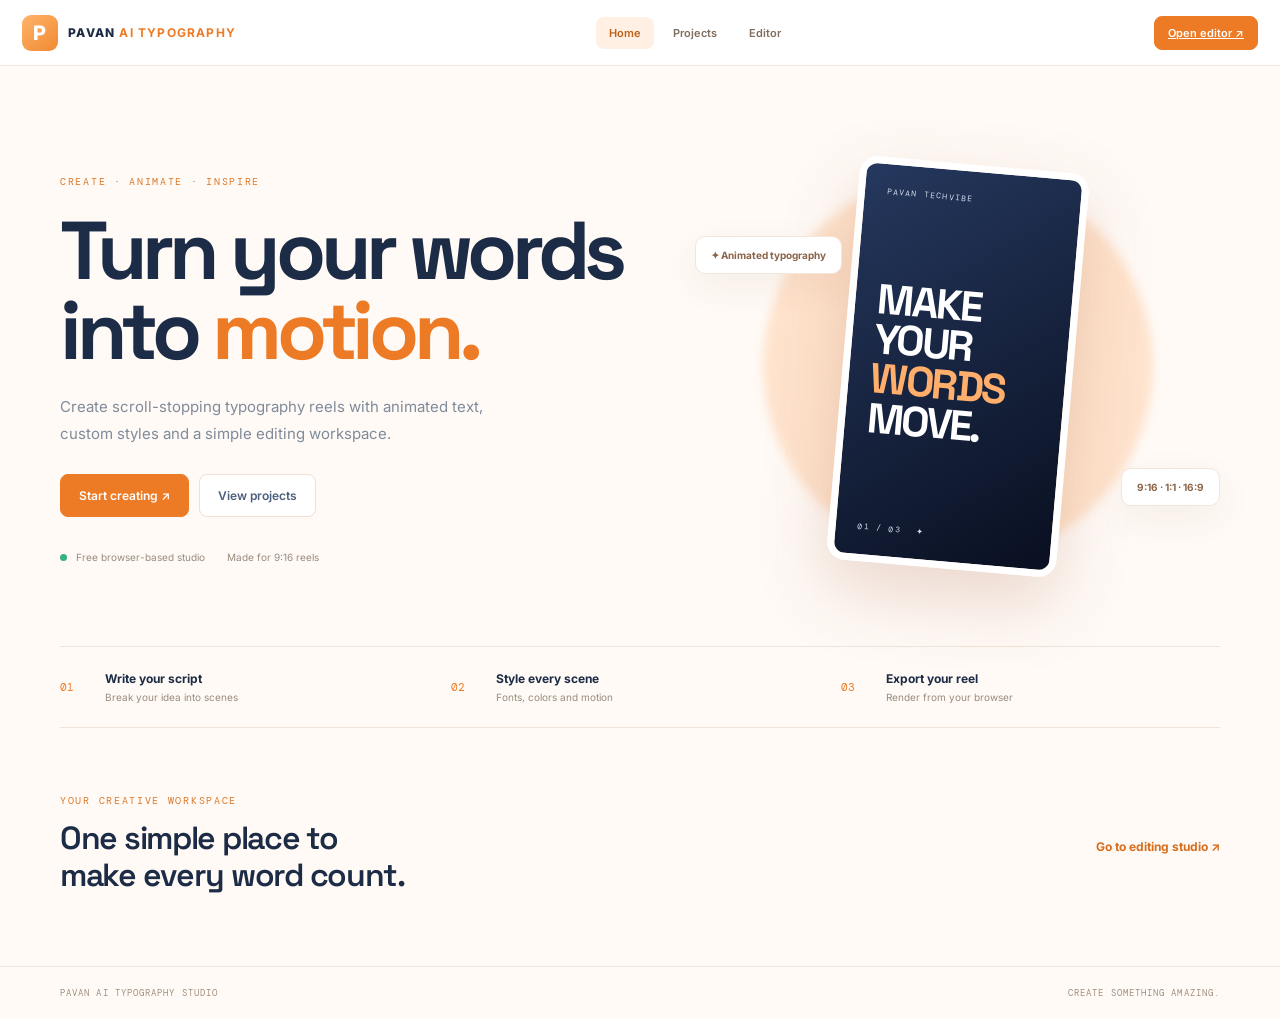
<file: index.html>
<!doctype html>
<html lang="en"><head><meta charset="UTF-8"><meta name="viewport" content="width=device-width,initial-scale=1"><meta name="theme-color" content="#fffaf6"><title>Pavan AI Typography Studio</title><link rel="preconnect" href="https://fonts.googleapis.com"><link href="https://fonts.googleapis.com/css2?family=DM+Mono&family=Inter:wght@400;500;600;700;800&family=Space+Grotesk:wght@400;500;600;700&display=swap" rel="stylesheet"><link rel="stylesheet" href="style.css"></head><body class="site-page">
<header class="topbar"><a class="brand" href="index.html"><span class="brand-mark">P</span><span>PAVAN <b>AI TYPOGRAPHY</b></span></a><nav class="page-nav"><a class="active" href="index.html">Home</a><a href="projects.html">Projects</a><a href="editor.html">Editor</a></nav><div class="top-actions"><a class="btn primary" href="editor.html">Open editor ↗</a></div></header>
<main class="home-main"><section class="hero"><div class="hero-copy"><span class="eyebrow">CREATE · ANIMATE · INSPIRE</span><h1>Turn your words<br>into <em>motion.</em></h1><p>Create scroll-stopping typography reels with animated text, custom styles and a simple editing workspace.</p><div class="hero-actions"><a class="btn primary large" href="editor.html">Start creating ↗</a><a class="btn ghost large" href="projects.html">View projects</a></div><div class="hero-meta"><span><i></i> Free browser-based studio</span><span>Made for 9:16 reels</span></div></div><div class="hero-art"><div class="hero-glow"></div><div class="mock-reel"><span class="mock-top">PAVAN TECHVIBE</span><strong>MAKE<br>YOUR<br><em>WORDS</em><br>MOVE.</strong><span class="mock-bottom">01 / 03　 ✦</span></div><div class="float-chip chip-one">✦ Animated typography</div><div class="float-chip chip-two">9:16 · 1:1 · 16:9</div></div></section>
<section class="feature-strip"><div><b>01</b><strong>Write your script</strong><small>Break your idea into scenes</small></div><div><b>02</b><strong>Style every scene</strong><small>Fonts, colors and motion</small></div><div><b>03</b><strong>Export your reel</strong><small>Render from your browser</small></div></section>
<section class="home-bottom"><div><span class="eyebrow">YOUR CREATIVE WORKSPACE</span><h2>One simple place to<br>make every word count.</h2></div><a class="text-link" href="editor.html">Go to editing studio ↗</a></section></main><footer class="site-footer">PAVAN AI TYPOGRAPHY STUDIO <span>CREATE SOMETHING AMAZING.</span></footer></body></html>
</file>
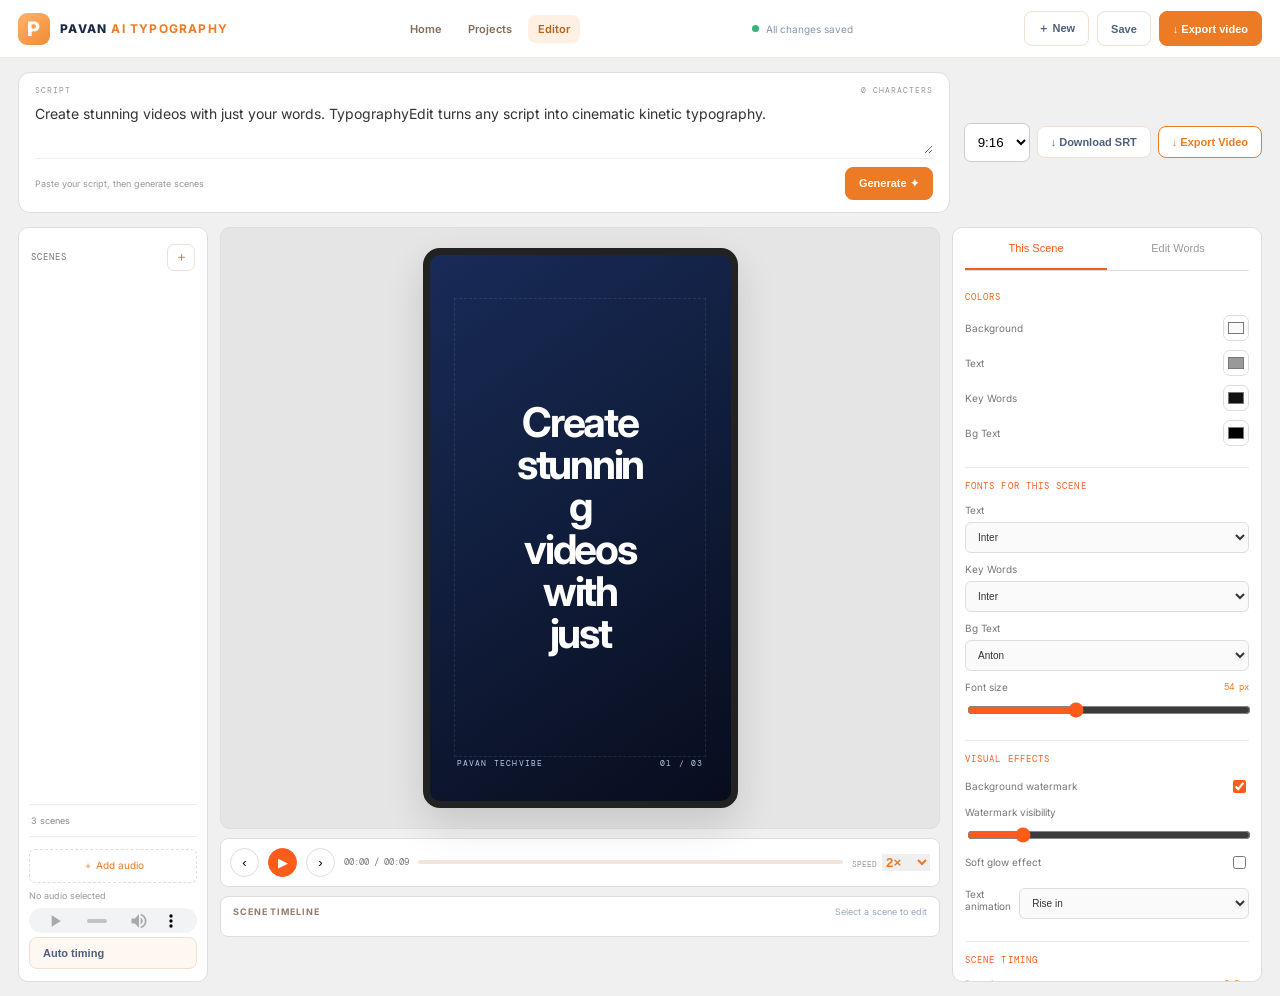
<file: editor.html>
<!doctype html>
<html lang="en"><head><meta charset="UTF-8"><meta name="viewport" content="width=device-width,initial-scale=1"><meta name="theme-color" content="#fffaf6"><title>Typography Editor | Pavan AI Studio</title><link rel="preconnect" href="https://fonts.googleapis.com"><link href="https://fonts.googleapis.com/css2?family=DM+Mono&family=Inter:wght@400;500;600;700;800&family=Space+Grotesk:wght@400;500;600;700&family=Anton&family=Oswald:wght@400;500;600;700&family=Playfair+Display:wght@600;700&display=swap" rel="stylesheet"><link rel="stylesheet" href="style.css"></head>
<body class="edit-page"><header class="topbar edit-topbar"><a class="brand" href="index.html"><span class="brand-mark">P</span><span>PAVAN <b>AI TYPOGRAPHY</b></span></a><nav class="page-nav"><a href="index.html">Home</a><a href="projects.html">Projects</a><a class="active" href="editor.html">Editor</a></nav><span class="project-name"><i></i><span id="saveState">All changes saved</span></span><div class="top-actions"><button class="btn ghost" id="newProject">＋ New</button><button class="btn ghost" id="saveProject">Save</button><button class="btn primary" id="exportVideo">↓ Export video</button></div></header>
<main class="studio-shell">
<section class="studio-command"><div class="script-entry"><div class="script-label"><span>SCRIPT</span><span id="charCount">0 CHARACTERS</span></div><textarea id="scriptInput" placeholder="Paste your script here...">Create stunning videos with just your words. TypographyEdit turns any script into cinematic kinetic typography.</textarea><div class="script-actions"><small>Paste your script, then generate scenes</small><button class="btn primary" id="buildScenes">Generate ✦</button></div></div><div class="format-actions"><select id="aspectRatio" aria-label="Video aspect ratio"><option value="9:16">9:16</option><option value="16:9">16:9</option><option value="4:3">4:3</option></select><button class="btn" id="downloadSrt">↓ Download SRT</button><button class="btn outline-orange" id="exportVideoTop">↓ Export Video</button></div></section>
<div class="studio-grid"><aside class="scene-rail"><div class="rail-title">SCENES <button id="addScene" class="icon-btn">＋</button></div><div id="sceneList" class="scene-list"></div><div class="scene-total" id="sceneTotal">3 scenes</div><div class="rail-audio"><label for="audioFile">＋ Add audio</label><input id="audioFile" type="file" accept="audio/*" hidden><div id="audioName">No audio selected</div><audio id="audioPlayer" controls></audio><button class="btn subtle full" id="autoTiming">Auto timing</button></div></aside>
<section class="stage-column"><div class="stage-wrap"><div id="stage" class="stage"><div class="safe-guides"></div><div id="stageText" class="stage-text">Create<br>stunning<br>videos with just</div><div class="stage-brand">PAVAN TECHVIBE</div><div class="stage-count" id="sceneCounter">01 / 03</div></div></div><div class="stage-controls"><button id="previousScene">‹</button><button id="playPreview" class="play">▶</button><button id="nextScene">›</button><span id="timeLabel">00:00 / 00:09</span><div class="progress"><div id="progressFill"></div></div><label class="speed-label">SPEED <select id="playSpeed"><option value=".5">0.5×</option><option value="1">1×</option><option value="2" selected>2×</option><option value="4">4×</option><option value="6">6×</option></select></label></div><div class="timeline-area"><div class="section-head"><b>SCENE TIMELINE</b><small>Select a scene to edit</small></div><div id="timeline" class="timeline"></div></div></section>
<aside class="inspector"><div class="inspector-tabs"><button class="active" data-tab="scene">This Scene</button><button data-tab="words">Edit Words</button></div><div id="sceneTab" class="inspector-content"><div class="inspector-section"><h4>COLORS</h4><div class="color-row"><label>Background</label><input id="bgColor" type="color" value="#fafafa"></div><div class="color-row"><label>Text</label><input id="textColor" type="color" value="#999999"></div><div class="color-row"><label>Key Words</label><input id="keyColor" type="color" value="#111111"></div><div class="color-row"><label>Bg Text</label><input id="bgTextColor" type="color" value="#000000"></div></div>
<div class="inspector-section"><h4>FONTS FOR THIS SCENE</h4><label>Text<select id="fontFamily"><option>Inter</option><option>Space Grotesk</option><option>Anton</option><option>Oswald</option><option>DM Mono</option><option>Playfair Display</option><option>Arial</option></select></label><label>Key Words<select id="keyFont"><option>Inter</option><option>Anton</option><option>Oswald</option><option>Space Grotesk</option></select></label><label>Bg Text<select id="bgFont"><option>Anton</option><option>Inter</option><option>Oswald</option><option>DM Mono</option></select></label><label>Font size <output id="fontSizeValue">54 px</output><input id="fontSize" type="range" min="20" max="110" value="54"></label></div>
<div class="inspector-section"><h4>VISUAL EFFECTS</h4><label class="toggle-row">Background watermark <input id="watermarkToggle" type="checkbox" checked></label><label>Watermark visibility <input id="watermarkOpacity" type="range" min="0" max="100" value="18"></label><label class="toggle-row">Soft glow effect <input id="glowToggle" type="checkbox"></label><label class="toggle-row">Text animation <select id="animationStyle"><option value="rise">Rise in</option><option value="fade">Soft fade</option><option value="pop">Pop</option><option value="slide">Slide in</option><option value="type">Type on</option><option value="none">None</option></select></label></div>
<div class="inspector-section"><h4>SCENE TIMING</h4><label>Duration <output id="durationValue">3.0 s</output><input id="sceneDuration" type="range" min=".5" max="12" step=".5" value="3"></label><label>Start time (seconds)<input id="startTime" type="number" min="0" step=".1" value="0"></label></div></div>
<div id="wordsTab" class="inspector-content" hidden><div class="inspector-section"><h4>EDIT WORDS</h4><p class="inspector-help">Select a word to highlight it in the preview. Edit the scene text below.</p><div id="wordChips" class="word-chips"></div><label>Scene text<textarea id="sceneText" rows="5"></textarea></label><label>Highlight word<input id="highlightWord" type="text" placeholder="Type a word to highlight"></label></div></div>
<div class="inspector-section presets"><h4>QUICK STYLE PRESETS</h4><div class="preset-grid"><button data-preset="classic">Classic</button><button data-preset="dynamic">Dynamic</button><button data-preset="minimal">Minimal</button><button data-preset="spotlight">Spotlight</button><button data-preset="editorial">Editorial</button><button data-preset="bold">Bold Stack</button></div></div>
<div class="inspector-section"><h4>EXPORT SETTINGS</h4><p class="inspector-help">Browser video export is available. SRT downloads scene captions.</p><button class="btn primary full" id="exportVideoSide">Export video ↗</button></div></aside></div></main><div id="toast" class="toast"></div><script src="app.js"></script><script src="editor-enhancements.js"></script></body></html>
</file>
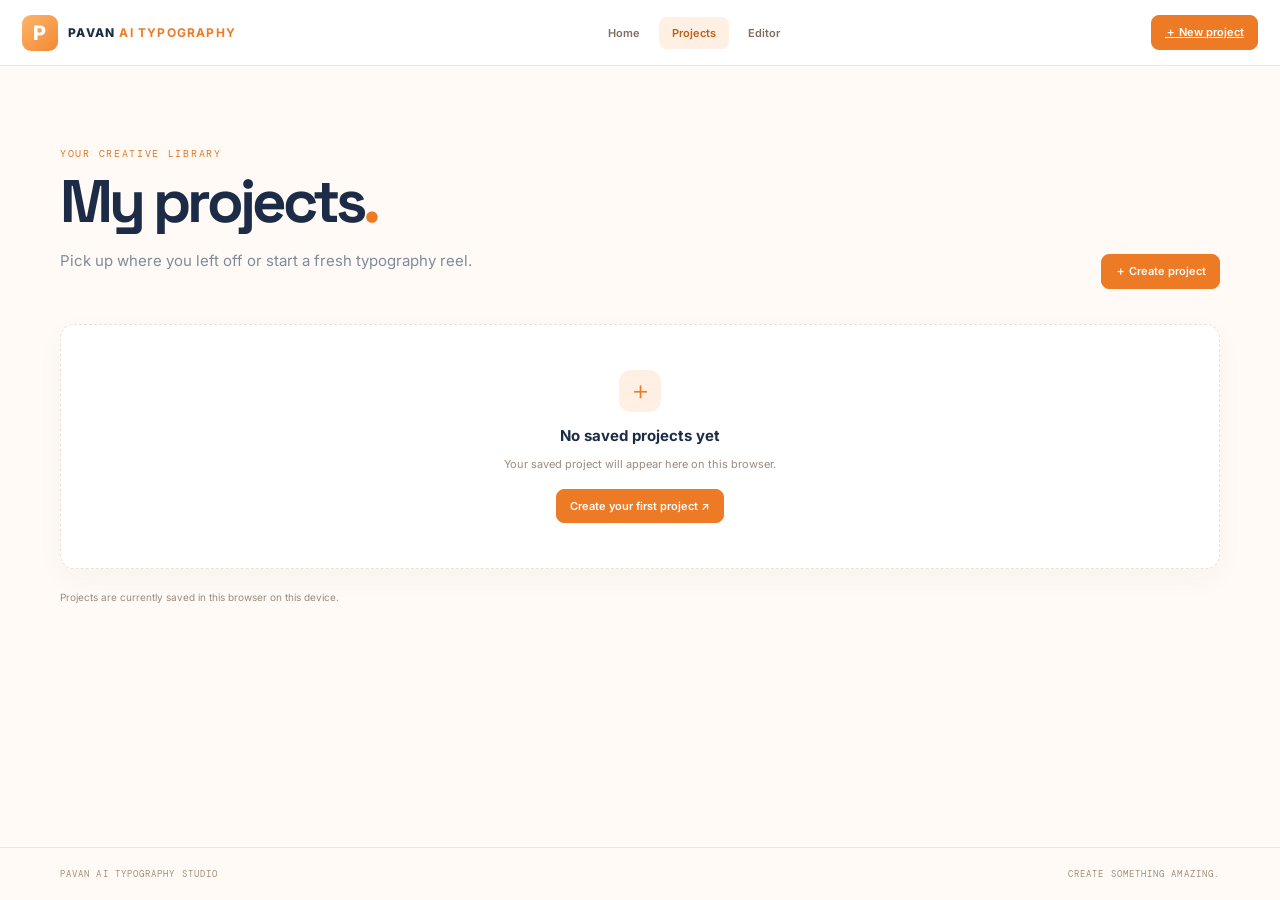
<file: projects.html>
<!doctype html>
<html lang="en"><head><meta charset="UTF-8"><meta name="viewport" content="width=device-width,initial-scale=1"><meta name="theme-color" content="#fffaf6"><title>Projects | Pavan AI Typography</title><link rel="preconnect" href="https://fonts.googleapis.com"><link href="https://fonts.googleapis.com/css2?family=DM+Mono&family=Inter:wght@400;500;600;700;800&family=Space+Grotesk:wght@400;500;600;700&display=swap" rel="stylesheet"><link rel="stylesheet" href="style.css"></head><body class="site-page">
<header class="topbar"><a class="brand" href="index.html"><span class="brand-mark">P</span><span>PAVAN <b>AI TYPOGRAPHY</b></span></a><nav class="page-nav"><a href="index.html">Home</a><a class="active" href="projects.html">Projects</a><a href="editor.html">Editor</a></nav><div class="top-actions"><a class="btn primary" href="editor.html">＋ New project</a></div></header>
<main class="projects-main"><div class="projects-heading"><div><span class="eyebrow">YOUR CREATIVE LIBRARY</span><h1>My projects<span>.</span></h1><p>Pick up where you left off or start a fresh typography reel.</p></div><a class="btn primary" href="editor.html">＋ Create project</a></div><section id="projectGrid" class="project-grid"><article class="project-card empty-project"><div class="empty-icon">＋</div><h2>No saved projects yet</h2><p>Your saved project will appear here on this browser.</p><a class="btn primary" href="editor.html">Create your first project ↗</a></article></section><p class="project-hint">Projects are currently saved in this browser on this device.</p></main><footer class="site-footer">PAVAN AI TYPOGRAPHY STUDIO <span>CREATE SOMETHING AMAZING.</span></footer>
<script>
(()=>{const grid=document.getElementById('projectGrid');let p=null;try{p=JSON.parse(localStorage.getItem('pavanTypographyProject')||'null')}catch{}if(!p||!Array.isArray(p.scenes)||!p.scenes.length)return;const title=(p.scenes[0].text||'Untitled project').slice(0,42);const count=p.scenes.length;grid.innerHTML='<article class="project-card"><div class="project-thumb"><span>PAVAN TECHVIBE</span><strong></strong><small>9:16 REEL</small></div><div class="project-info"><div><h2></h2><p></p></div><a class="btn primary" href="editor.html">Open project ↗</a></div></article>';grid.querySelector('.project-thumb strong').textContent=title;grid.querySelector('.project-info h2').textContent=title;grid.querySelector('.project-info p').textContent=count+' scenes · Saved in this browser';})();
</script></body></html>
</file>
<file: style.css>
*{box-sizing:border-box}body{margin:0;background:#fffaf6;color:#1d2c46;font-family:Inter,sans-serif}.topbar{height:66px;background:white;border-bottom:1px solid #f2e5da;display:flex;align-items:center;justify-content:space-between;padding:0 22px;position:sticky;top:0;z-index:3}.brand{display:flex;align-items:center;gap:10px;text-decoration:none;color:#1d2c46;font-size:12px;font-weight:800;letter-spacing:.1em}.brand b{color:#ed7a24}.brand-mark{background:linear-gradient(140deg,#ffb36b,#f08a32);color:white;border-radius:9px;padding:6px 11px;font-size:20px}.project-name{font-size:10px;color:#8795a9;display:flex;align-items:center;gap:7px}.project-name i{width:7px;height:7px;background:#36b37e;border-radius:50%}.top-actions{display:flex;gap:8px}.btn{border:1px solid #f0dfd2;background:#fff;color:#4c5f7b;border-radius:8px;padding:9px 13px;font-size:11px;font-weight:600}.btn.primary{background:#ed7a24;color:white;border-color:#ed7a24}.btn.subtle{background:#fff7f1}.btn.full{width:100%;display:flex;justify-content:space-between}.workspace{max-width:1700px;margin:auto;padding:14px;display:grid;grid-template-columns:265px minmax(360px,1fr) 275px;gap:14px;min-height:calc(100vh - 66px)}.panel{background:white;border:1px solid #f2e5da;border-radius:12px;min-width:0}.left,.right{padding:16px;overflow:auto}.panel-heading{display:flex;gap:10px;align-items:center;padding-bottom:15px;border-bottom:1px solid #f4e9e0}.panel-heading>span{background:#fff0e3;color:#ed7a24;border-radius:8px;padding:8px;font:11px 'DM Mono'}.panel-heading b{font-size:10px;letter-spacing:.09em}.panel-heading small,.upload-box small{display:block;font-size:10px;color:#96a3b6;margin-top:4px}.left textarea,.right textarea{width:100%;resize:vertical;border:1px solid #efdfd2;background:#fffaf6;border-radius:8px;padding:10px;font-size:11px;line-height:1.6;color:#344760;margin:14px 0 9px}.left textarea{height:140px}.section-head{display:flex;align-items:center;justify-content:space-between;margin:18px 0 10px}.section-head b{font-size:9px;letter-spacing:.1em;color:#927b6a}.section-head small{font-size:9px;color:#9aa8ba}.icon-btn{border:1px solid #f0dfd2;background:white;border-radius:7px;color:#a27651;width:28px;height:27px}.scene-list{display:grid;gap:6px}.scene-item{width:100%;display:flex;gap:8px;align-items:center;text-align:left;border:1px solid transparent;background:#fff8f2;border-radius:8px;padding:9px;color:#52647f;font-size:10px}.scene-item.active{background:#fff0e3;border-color:#f5bd8b;color:#b85b12}.scene-item span:nth-child(2){flex:1;white-space:nowrap;overflow:hidden;text-overflow:ellipsis}.scene-item small{font:9px 'DM Mono';color:#91a1b6}.audio-card{margin-top:20px;border-top:1px solid #f4e9e0;padding-top:2px}.tag{font:8px 'DM Mono';color:#d87925;background:#fff0e3;padding:4px 6px;border-radius:4px}.upload-box{display:flex;align-items:center;gap:10px;border:1px dashed #e9cdb8;background:#fff9f4;border-radius:9px;padding:10px;cursor:pointer}.music{background:#ffead8;color:#ed7a24;border-radius:8px;padding:8px}.upload-box b{font-size:10px}.upload-box strong{margin-left:auto;color:#ed7a24}.audio-name{font-size:9px;color:#8c9bb0;margin:8px 0}audio{width:100%;height:29px}.microcopy{font-size:9px;color:#9aa7b9;line-height:1.5}.center{display:flex;flex-direction:column;overflow:hidden;background:#f9fbff}.canvas-toolbar{height:52px;padding:0 16px;display:flex;justify-content:space-between;align-items:center;border-bottom:1px solid #f1e5dc;background:#fff}.canvas-toolbar b{font-size:10px;letter-spacing:.1em;color:#725d4d}.canvas-toolbar span{font-size:9px;color:#a0adbf;margin-left:8px}.canvas-toolbar select,.right select,.right input[type=number]{border:1px solid #efdfd2;background:white;color:#4d5e78;border-radius:7px;padding:7px;font-size:10px}.preview-area{flex:1;min-height:430px;display:grid;place-items:center;padding:18px;background-color:#fff7f0;background-image:radial-gradient(#ead9cb 1px,transparent 1px);background-size:17px 17px}.stage{height:min(62vh,620px);aspect-ratio:9/16;max-width:90%;position:relative;overflow:hidden;border-radius:9px;background:linear-gradient(145deg,#182b57,#080d1d);box-shadow:0 18px 55px #7a431a20;display:flex;align-items:center;justify-content:center;padding:12%;color:white;transition:all .2s}.stage-text{position:relative;z-index:1;text-align:center;white-space:pre-wrap;overflow-wrap:anywhere;font-family:'Space Grotesk';font-size:clamp(22px,3.2vw,54px);font-weight:700;line-height:1.03;letter-spacing:-.055em}.stage-text em{color:#ffb36b;font-style:normal}.stage-brand,.stage-count{position:absolute;bottom:6%;font:8px 'DM Mono';letter-spacing:.15em;color:#b2c9e6}.stage-brand{left:9%}.stage-count{right:9%}.safe-guides{position:absolute;inset:8%;border:1px dashed #ffffff18}.playback{height:51px;display:flex;align-items:center;gap:8px;padding:0 16px;background:white;border-top:1px solid #f1e5dc}.playback button{border:1px solid #efdfd2;background:white;color:#60738f;border-radius:50%;width:27px;height:27px}.playback .play{background:#ed7a24;color:white;border-color:#ed7a24}.progress{height:4px;background:#f1e5dc;border-radius:8px;flex:1;margin:0 8px;overflow:hidden}.progress div{height:100%;width:0;background:#ed7a24}.playback small{font:9px 'DM Mono';color:#8998ad;white-space:nowrap}.timeline-area{padding:0 16px 14px;background:white}.timeline-area .section-head{margin:10px 0}.timeline{display:flex;gap:7px;overflow:auto}.timeline-clip{min-width:90px;max-width:160px;flex:1;text-align:left;border:1px solid #efdfd2;background:#fff8f2;border-radius:7px;padding:8px;color:#536580}.timeline-clip.active{border-color:#f0ad70;background:#fff1e5}.timeline-clip b{display:block;font:8px 'DM Mono';color:#d87925;margin-bottom:6px}.timeline-clip span{font-size:9px;white-space:nowrap;overflow:hidden;text-overflow:ellipsis;display:block}.right .control{padding:0 0 14px;border-bottom:1px solid #f4e9e0;margin-top:12px}.right label{display:block;font-size:10px;color:#927b6a;margin:10px 0 6px}.right select,.right input[type=number]{width:100%}.label-row{display:flex;justify-content:space-between;align-items:center}.label-row output,.control output{font:9px 'DM Mono';color:#ed7a24}.right input[type=range]{width:100%;accent-color:#ed7a24}.swatches{display:flex;align-items:center;gap:9px}.swatch{width:22px;height:22px;border-radius:50%;border:2px solid white;box-shadow:0 0 0 1px #ead9cb;background:var(--c);padding:0}.swatch.selected{box-shadow:0 0 0 2px #ed7a24}.swatches input{width:25px;height:25px;border:0;padding:0}.backgrounds{display:grid;grid-template-columns:repeat(4,1fr);gap:5px}.bg-choice{border:1px solid #efdfd2;border-radius:7px;background:white;color:#927b6a;font-size:8px;padding:4px}.bg-choice.selected{border-color:#efa968;color:#bd6018}.bg-choice i{display:block;height:28px;border-radius:4px;margin-bottom:5px}.midnight{background:linear-gradient(140deg,#1b2e5a,#080d1d)}.ocean{background:linear-gradient(140deg,#16606c,#081b2c)}.plum{background:linear-gradient(140deg,#762c70,#1b1033)}.sunset{background:linear-gradient(140deg,#ff956d,#642f71)}.motion-row{display:flex;gap:6px;margin-top:8px}.motion-row button{flex:1;border:1px solid #e3eaf4;background:#f8faff;border-radius:6px;padding:7px 2px;font-size:9px;color:#927b6a}.motion-row button.active{border-color:#f0ad70;color:#bd6018;background:#fff1e5}.export-note{margin-top:14px;padding:11px;background:#fff1e5;border:1px solid #f8dcc5;border-radius:8px}.export-note b{display:block;font-size:10px;color:#bd6018}.export-note small{display:block;font-size:9px;color:#9b806b;line-height:1.5;margin-top:5px}.toast{position:fixed;bottom:18px;left:50%;transform:translate(-50%,15px);background:#1e3150;color:white;padding:10px 16px;border-radius:8px;font-size:11px;opacity:0;transition:.2s;z-index:9}.toast.show{opacity:1;transform:translate(-50%,0)}@keyframes riseIn{from{opacity:0;transform:translateY(22px)}to{opacity:1;transform:none}}@keyframes softFade{from{opacity:0}to{opacity:1}}@keyframes popIn{from{opacity:0;transform:scale(.8)}to{opacity:1;transform:scale(1)}}@keyframes slideIn{from{opacity:0;transform:translateX(-25px)}to{opacity:1;transform:none}}@media(max-width:1050px){.workspace{grid-template-columns:230px minmax(320px,1fr)}.right{grid-column:1/-1;display:grid;grid-template-columns:1fr 1fr;gap:0 18px}.right>.panel-heading,.right>.export-note{grid-column:1/-1}.right .control{min-width:0}}@media(max-width:700px){.topbar{padding:0 9px}.project-name{display:none}.top-actions .ghost{display:none}.workspace{display:flex;flex-direction:column;padding:8px}.center{order:-1}.preview-area{min-height:410px}.stage{height:390px}.right{display:block}.left,.right{overflow:visible}}
/* Three-page site navigation and landing pages */
.page-nav{display:flex;align-items:center;gap:6px}.page-nav a{padding:9px 13px;border-radius:8px;color:#806d5d;text-decoration:none;font-size:11px;font-weight:600}.page-nav a:hover,.page-nav a.active{background:#fff0e3;color:#bd6018}
.site-page{min-height:100vh;display:flex;flex-direction:column}.home-main,.projects-main{width:min(1160px,calc(100% - 40px));margin:0 auto;flex:1}.hero{min-height:570px;display:grid;grid-template-columns:1.05fr .95fr;align-items:center;gap:55px;padding:65px 0 45px}.eyebrow{font:10px 'DM Mono';letter-spacing:.17em;color:#dc7929}.hero h1,.projects-heading h1{font:700 clamp(48px,7vw,82px)/.98 'Space Grotesk';letter-spacing:-.065em;margin:22px 0;color:#1d2c46}.hero h1 em{color:#ed7a24;font-style:normal}.hero-copy>p,.projects-heading p{max-width:470px;color:#7f8b9b;line-height:1.8;font-size:15px}.hero-actions{display:flex;gap:10px;margin-top:27px}.btn.large{font-size:12px;padding:13px 18px;text-decoration:none}.hero-meta{display:flex;gap:22px;margin-top:34px;color:#9a8b7e;font-size:10px}.hero-meta i{display:inline-block;width:7px;height:7px;border-radius:50%;background:#36b37e;margin-right:6px}.hero-art{height:470px;position:relative;display:grid;place-items:center}.hero-glow{position:absolute;width:390px;height:390px;border-radius:50%;background:#ffe3cd;filter:blur(5px)}.mock-reel{position:relative;width:230px;height:405px;border-radius:18px;background:linear-gradient(145deg,#25385e,#090f20);box-shadow:0 28px 70px #9b542c35;color:white;padding:22px;display:flex;flex-direction:column;justify-content:space-between;transform:rotate(5deg);border:7px solid white}.mock-top,.mock-bottom{font:8px 'DM Mono';letter-spacing:.15em;color:#d4dced}.mock-reel strong{font:800 42px/.95 'Space Grotesk';letter-spacing:-.06em}.mock-reel strong em{font-style:normal;color:#ffae6b}.float-chip{position:absolute;background:white;border:1px solid #f2e5da;box-shadow:0 12px 35px #7a431a12;border-radius:10px;padding:12px 15px;font-size:10px;font-weight:700;color:#8b6549}.chip-one{left:0;top:105px}.chip-two{right:0;bottom:95px}.feature-strip{display:grid;grid-template-columns:repeat(3,1fr);gap:12px;border-top:1px solid #f0e4da;border-bottom:1px solid #f0e4da;padding:24px 0}.feature-strip>div{display:grid;grid-template-columns:35px 1fr;column-gap:10px;align-items:center}.feature-strip b{grid-row:span 2;color:#ed7a24;font:11px 'DM Mono'}.feature-strip strong{font-size:12px}.feature-strip small{color:#9a8b7e;font-size:10px;margin-top:5px}.home-bottom{display:flex;align-items:center;justify-content:space-between;padding:60px 0}.home-bottom h2{font:600 32px/1.15 'Space Grotesk';letter-spacing:-.04em;margin:12px 0}.text-link{color:#d76e1d;text-decoration:none;font-size:12px;font-weight:700}.site-footer{border-top:1px solid #f0e4da;padding:20px max(20px,calc((100% - 1160px)/2));display:flex;justify-content:space-between;color:#a28f7e;font:9px 'DM Mono';letter-spacing:.12em}.projects-main{padding:75px 0}.projects-heading{display:flex;justify-content:space-between;align-items:end;margin-bottom:35px}.projects-heading h1{font-size:60px;margin:12px 0}.projects-heading h1 span{color:#ed7a24}.projects-heading .btn,.project-card .btn{display:inline-block;text-decoration:none}.project-grid{display:grid;grid-template-columns:repeat(auto-fill,minmax(260px,1fr));gap:18px}.project-card{border:1px solid #f0e1d5;background:white;border-radius:14px;padding:14px;box-shadow:0 10px 30px #6d3d1a09}.project-thumb{height:220px;border-radius:9px;background:linear-gradient(145deg,#25385e,#090f20);color:white;display:flex;flex-direction:column;align-items:center;justify-content:center;gap:20px;padding:20px;text-align:center}.project-thumb span,.project-thumb small{font:8px 'DM Mono';letter-spacing:.15em;color:#c4d3e9}.project-thumb strong{font:700 27px 'Space Grotesk';overflow-wrap:anywhere;color:#ffb36b}.project-info{display:flex;justify-content:space-between;align-items:center;gap:8px;padding-top:14px}.project-info h2{font-size:13px;margin:0 0 5px}.project-info p,.project-hint{font-size:10px;color:#9a8b7e;margin:0}.project-info .btn{white-space:nowrap}.empty-project{text-align:center;padding:45px 20px;grid-column:1/-1;border-style:dashed}.empty-icon{width:42px;height:42px;margin:0 auto 14px;border-radius:12px;background:#fff0e3;color:#ed7a24;font-size:25px;display:grid;place-items:center}.empty-project h2{font-size:15px}.empty-project p{font-size:11px;color:#9a8b7e;margin-bottom:18px}.project-hint{margin-top:22px}
@media(max-width:760px){.topbar{height:auto;min-height:62px;flex-wrap:wrap;gap:7px;padding:10px}.page-nav{order:3;width:100%;justify-content:center}.page-nav a{padding:7px 12px}.hero{grid-template-columns:1fr;gap:0;padding:55px 0 20px}.hero-art{height:420px}.hero-meta{flex-wrap:wrap}.feature-strip{grid-template-columns:1fr;gap:18px}.home-bottom,.projects-heading{align-items:flex-start;gap:20px;flex-direction:column}.site-footer{gap:10px;flex-wrap:wrap}.projects-main{padding:45px 0}.projects-heading h1{font-size:48px}}

/* TypographyEdit-inspired free editor workspace */
.edit-page{background:#f0f0f0;color:#202020}.edit-topbar{height:58px;padding:0 18px;position:sticky}.edit-topbar .brand-mark{padding:4px 9px}.edit-topbar .page-nav a{padding:7px 10px}.studio-shell{max-width:1800px;margin:auto;padding:14px 18px}.studio-command{display:flex;align-items:stretch;gap:14px;margin-bottom:14px}.script-entry{background:white;border:1px solid #ddd;border-radius:12px;padding:12px 16px;flex:1;min-width:250px}.script-label{display:flex;justify-content:space-between;color:#999;font:8px 'DM Mono';letter-spacing:.12em}.script-entry textarea{border:0;outline:0;resize:vertical;width:100%;min-height:47px;padding:9px 0;color:#333;font:14px/1.45 Inter}.script-actions{display:flex;justify-content:space-between;align-items:center;border-top:1px solid #eee;padding-top:8px}.script-actions small{font-size:9px;color:#999}.format-actions{display:flex;align-items:center;gap:7px;flex-wrap:wrap}.format-actions select{height:39px;border:1px solid #ccc;border-radius:7px;padding:0 9px;background:#fff}.outline-orange{border-color:#ed7a24;color:#ed7a24}.studio-grid{display:grid;grid-template-columns:190px minmax(350px,1fr) 310px;gap:12px;min-height:calc(100vh - 170px)}.scene-rail,.inspector{background:white;border:1px solid #ddd;border-radius:10px;min-width:0}.scene-rail{padding:12px 10px;display:flex;flex-direction:column}.rail-title{display:flex;justify-content:space-between;align-items:center;font:9px 'DM Mono';letter-spacing:.12em;color:#777;margin:4px 2px 12px}.scene-list{display:grid;gap:7px}.scene-item{border-radius:6px;background:#fafafa;padding:10px 8px;min-height:54px}.scene-item.active{background:#fff0e8;border-left:3px solid #ff5b1b}.scene-total{margin-top:auto;border-top:1px solid #eee;padding:10px 2px;color:#888;font-size:9px}.rail-audio{border-top:1px solid #eee;padding-top:12px}.rail-audio>label{display:block;border:1px dashed #ddd;padding:9px;text-align:center;border-radius:6px;font-size:10px;color:#ed7a24;cursor:pointer}.rail-audio div{font-size:9px;color:#999;margin:7px 0}.rail-audio audio{width:100%;height:25px}.stage-column{display:flex;flex-direction:column;min-width:0}.stage-wrap{background:#e5e5e5;border:1px solid #ddd;border-radius:10px;min-height:570px;display:grid;place-items:center;padding:20px}.stage-wrap .stage{height:min(64vh,560px);max-height:560px;max-width:88%;border:7px solid #222;border-radius:17px;box-shadow:0 16px 38px #0002;aspect-ratio:9/16}.stage-text{font-family:Inter,sans-serif;z-index:2}.stage-brand{z-index:3}.stage-controls{display:flex;align-items:center;gap:9px;background:white;border:1px solid #ddd;border-radius:8px;padding:9px;margin-top:9px}.stage-controls>button{border:1px solid #ddd;border-radius:50%;width:29px;height:29px;background:white}.stage-controls .play{background:#ff5b1b;color:white;border-color:#ff5b1b}.stage-controls>span{font:9px 'DM Mono';color:#777;white-space:nowrap}.stage-controls .progress{margin:0;min-width:40px}.speed-label{font:8px 'DM Mono';color:#999;white-space:nowrap}.speed-label select{border:0;color:#ed7a24;font-weight:700;width:48px}.timeline-area{background:white;border:1px solid #ddd;border-radius:8px;margin-top:9px;padding:0 12px 10px}.timeline-area .section-head{margin:9px 0}.inspector{padding:0 12px 14px;overflow:auto;max-height:calc(100vh - 145px)}.inspector-tabs{display:grid;grid-template-columns:1fr 1fr;border-bottom:1px solid #ddd;position:sticky;top:0;background:white;z-index:1}.inspector-tabs button{border:0;border-bottom:2px solid transparent;background:white;padding:14px 4px;color:#999;font-size:11px}.inspector-tabs button.active{border-color:#ff5b1b;color:#ff5b1b}.inspector-content{padding-top:8px}.inspector-section{border-bottom:1px solid #e8e8e8;padding:12px 0}.inspector-section h4{font:9px 'DM Mono';letter-spacing:.12em;color:#ff5b1b;margin:0 0 12px}.color-row{display:flex;align-items:center;justify-content:space-between;margin:9px 0}.color-row label,.inspector-section>label{font-size:10px;color:#777}.color-row input[type=color]{width:26px;height:26px;border:1px solid #ddd;border-radius:7px;background:white;padding:2px}.inspector-section>label{display:block;margin:10px 0}.inspector-section select,.inspector-section input[type=number],.inspector-section input[type=text]{display:block;width:100%;margin-top:6px;padding:8px;border:1px solid #ddd;border-radius:6px;background:#fafafa;color:#333;font-size:10px}.inspector-section input[type=range]{display:block;width:100%;accent-color:#ff5b1b;margin-top:9px}.inspector-section output{float:right;color:#ed7a24;font:9px 'DM Mono'}.toggle-row{display:flex!important;justify-content:space-between;align-items:center}.toggle-row input{accent-color:#ff5b1b}.inspector-help{font-size:10px;color:#888;line-height:1.5}.word-chips{display:flex;gap:5px;flex-wrap:wrap;margin:12px 0}.word-chip{border:1px solid #ddd;border-radius:5px;background:#fafafa;padding:6px 8px;font-size:10px}.word-chip.active{background:#fff0e8;border-color:#ff5b1b;color:#d94c13}.preset-grid{display:grid;grid-template-columns:repeat(3,1fr);gap:6px}.preset-grid button{border:1px solid #ddd;background:#fafafa;border-radius:6px;padding:9px 3px;font-size:9px}.preset-grid button:hover{border-color:#ff5b1b;color:#ed7a24}.stage-watermark{position:absolute;inset:0;display:grid;place-items:center;font:800 48px/1 'Anton',sans-serif;color:#000;opacity:.12;transform:rotate(-25deg);pointer-events:none;z-index:1}.stage.glow{filter:drop-shadow(0 0 12px #ff8b4c55)}@media(max-width:1100px){.studio-grid{grid-template-columns:160px minmax(300px,1fr)}.inspector{grid-column:1/-1;max-height:none;display:grid;grid-template-columns:1fr 1fr;gap:0 18px}.inspector-tabs,.inspector-content{grid-column:1/-1}.inspector-section{min-width:0}}@media(max-width:700px){.edit-topbar{height:auto;flex-wrap:wrap}.edit-topbar .page-nav{order:3;width:100%}.studio-shell{padding:8px}.studio-command{flex-direction:column}.format-actions{justify-content:flex-end}.studio-grid{display:flex;flex-direction:column}.scene-rail{order:2}.stage-column{order:1}.inspector{order:3;display:block}.stage-wrap{min-height:430px}.stage-wrap .stage{height:390px}.stage-controls{flex-wrap:wrap}.scene-list{grid-template-columns:repeat(2,1fr)}}
</file>
